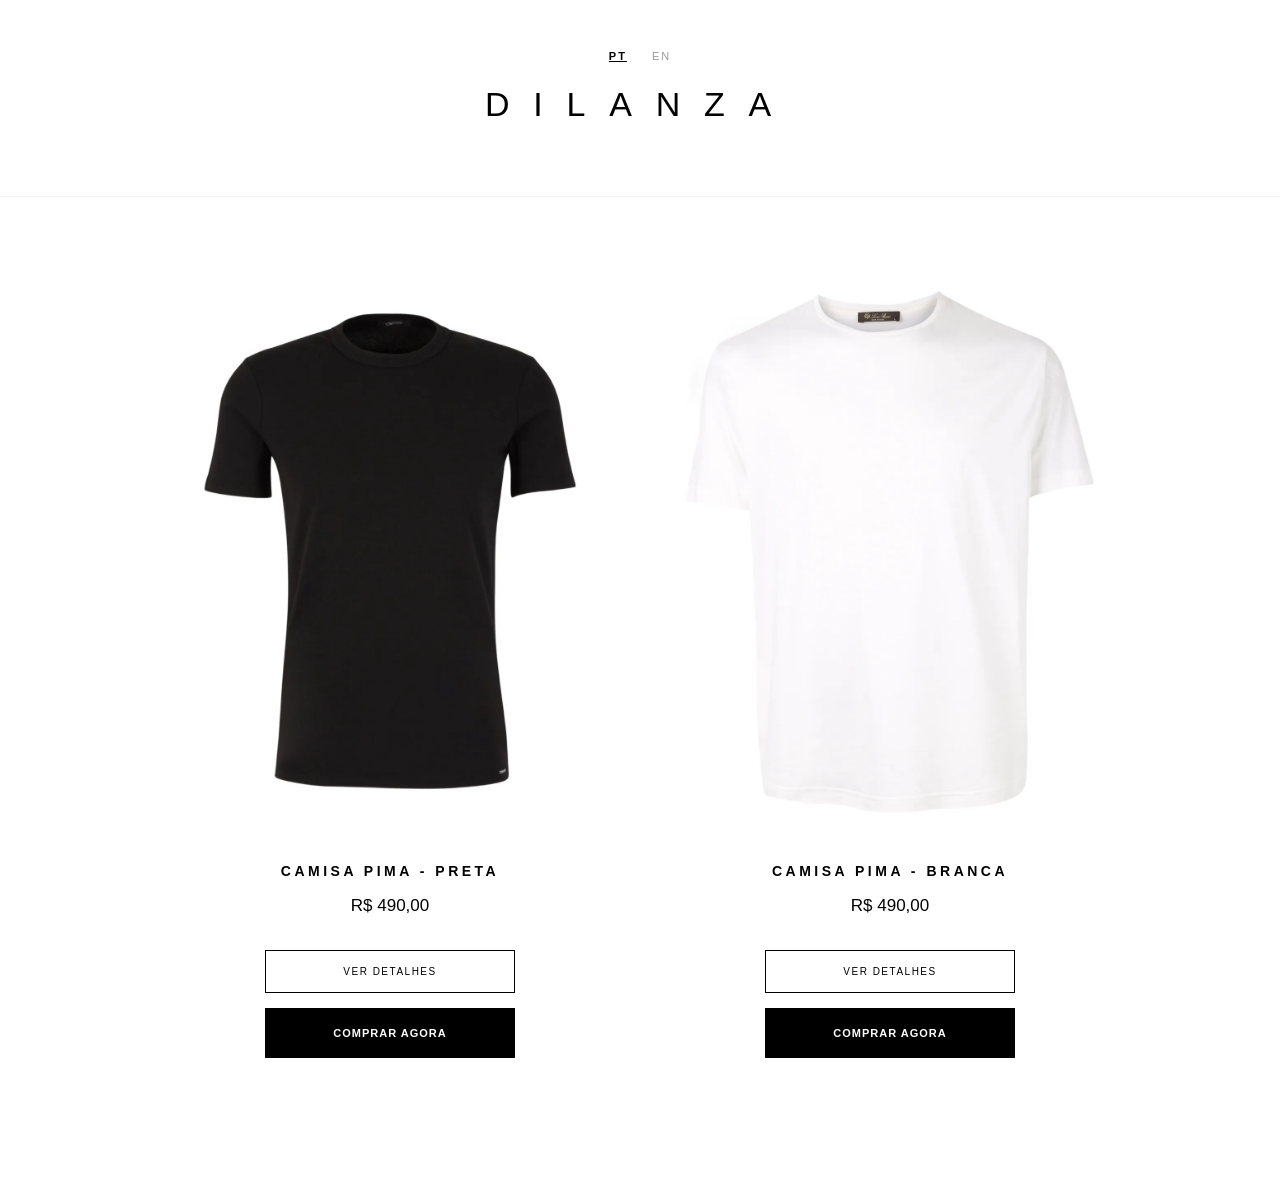
<file: index.html>
<!DOCTYPE html>
<html lang="pt">
<head>
    <meta charset="UTF-8">
    <meta name="viewport" content="width=device-width, initial-scale=1.0">
    <title>DILANZA | Luxury Concept</title>
    <link rel="stylesheet" href="style.css">
</head>
<body>
    <header>
        <div class="lang-selector">
            <button id="btnPT" class="lang-btn active" onclick="changeLang('PT')">PT</button>
            <button id="btnEN" class="lang-btn" onclick="changeLang('EN')">EN</button>
        </div>
        <h1 id="brandName" onclick="window.location.reload()" style="cursor:pointer">DILANZA</h1>
    </header>

    <main class="gallery-container">
        <div class="product-item">
            <div class="image-box">
                <img src="camisa-preta.webp" alt="Camisa Pima - Preta">
            </div>
            <div class="details-box">
                <h2 id="titleBlack" class="product-title">CAMISA PIMA - PRETA</h2>
                <p id="priceBlack" class="product-price">R$ 490,00</p>
                
                <div class="description-wrapper">
                    <p id="descBlack" class="product-description"></p>
                </div>
                
                <div class="actions">
                    <button id="btnDetailBlack" class="detail-btn" onclick="toggleDetails('black')">VER DETALHES</button>
                    <button id="btnBuyBlack" class="buy-btn" onclick="goToProduct('black')">COMPRAR AGORA</button>
                </div>
            </div>
        </div>

        <div class="product-item">
            <div class="image-box">
                <img src="camisa-branca.webp" alt="Camisa Pima - Branca">
            </div>
            <div class="details-box">
                <h2 id="titleWhite" class="product-title">CAMISA PIMA - BRANCA</h2>
                <p id="priceWhite" class="product-price">R$ 490,00</p>
                
                <div class="description-wrapper">
                    <p id="descWhite" class="product-description"></p>
                </div>
                
                <div class="actions">
                    <button id="btnDetailWhite" class="detail-btn" onclick="toggleDetails('white')">VER DETALHES</button>
                    <button id="btnBuyWhite" class="buy-btn" onclick="goToProduct('white')">COMPRAR AGORA</button>
                </div>
            </div>
        </div>
    </main>

    <script src="script.js"></script>
</body>
</html>
</file>
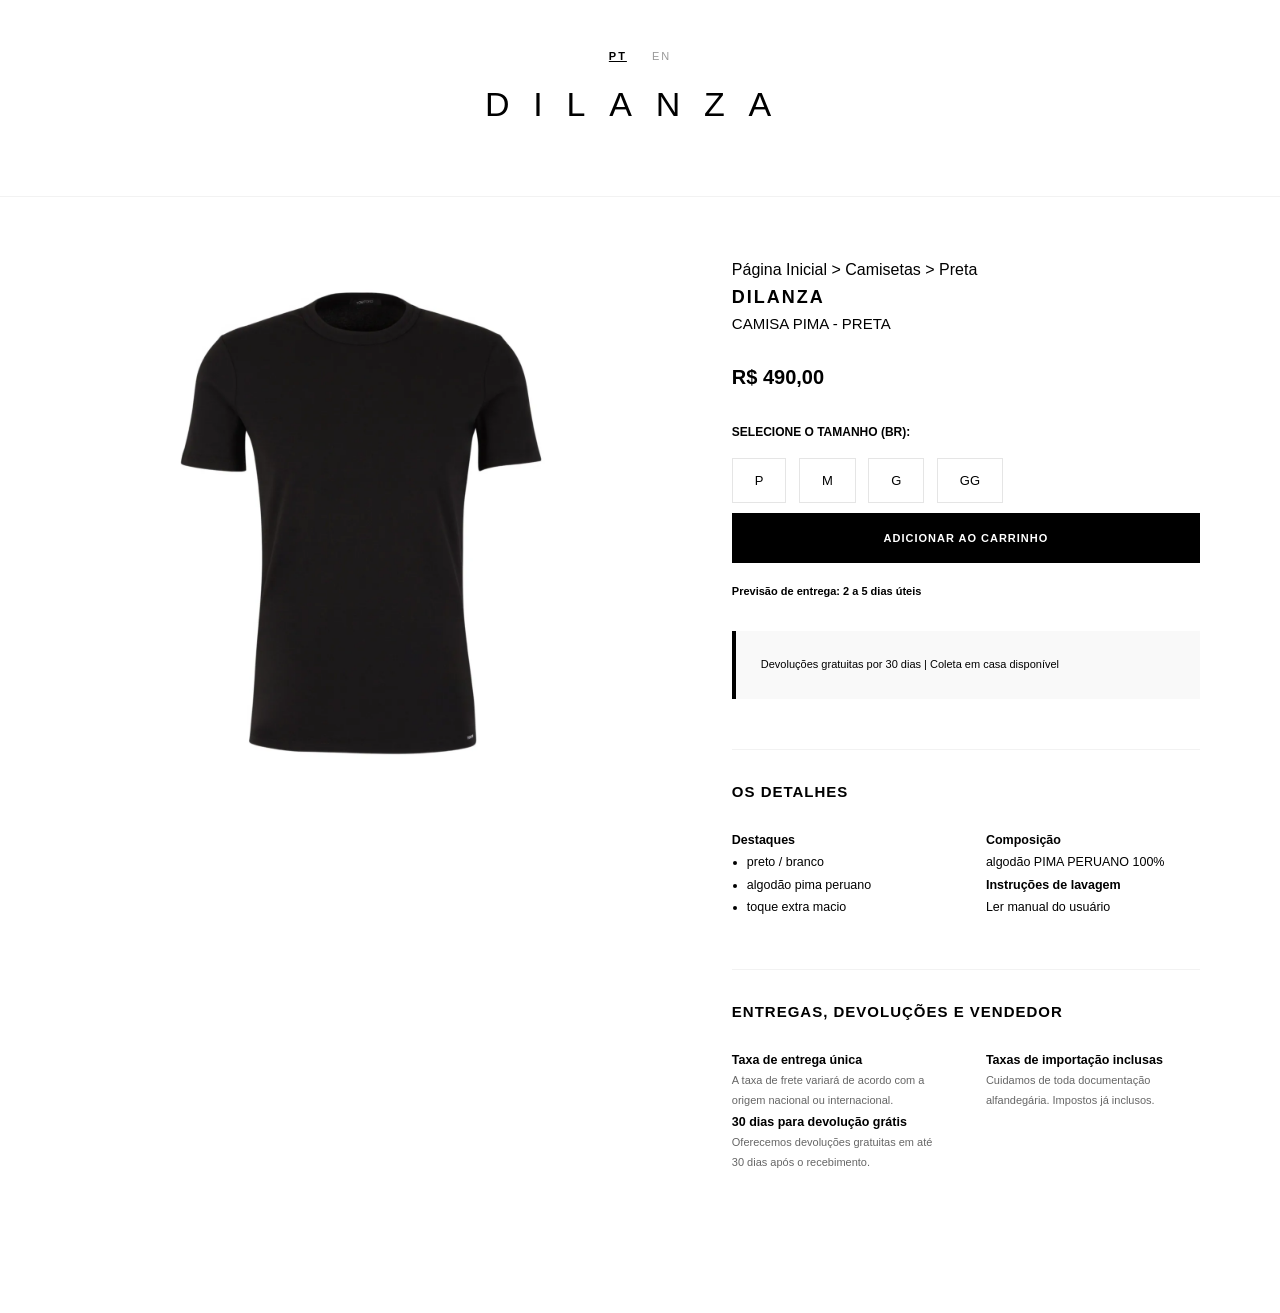
<file: product.html>
<!DOCTYPE html>
<html lang="pt">
<head>
    <meta charset="UTF-8">
    <meta name="viewport" content="width=device-width, initial-scale=1.0">
    <title>DILANZA | Detalhes do Produto</title>
    <link rel="stylesheet" href="style.css">
</head>
<body onload="loadProduct()">
    <header>
        <div class="lang-selector">
            <button id="btnPT" class="lang-btn" onclick="changeLang('PT')">PT</button>
            <button id="btnEN" class="lang-btn" onclick="changeLang('EN')">EN</button>
        </div>
        <h1 id="brandName" onclick="window.location.href='index.html'">DILANZA</h1>
    </header>

    <main class="product-page-container">
        <div class="product-image-side">
            <img id="mainImg" src="" alt="Produto DILANZA">
        </div>

        <div class="product-info-side">
            <nav class="breadcrumb">Página Inicial > Camisetas > <span id="breadName"></span></nav>
            <h2 style="font-size: 18px; letter-spacing: 2px; font-weight: bold;">DILANZA</h2>
            <h3 id="productTitle" style="font-size: 15px; font-weight: 300;"></h3>
            <p id="productPrice" style="font-size: 20px; font-weight: bold; margin: 25px 0;"></p>

            <div class="size-selector">
                <span id="selectLabel" style="font-weight: bold; font-size: 12px;"></span>
                <div class="size-options" style="margin-top: 15px;">
                    <button class="size-btn" onclick="selectSize(this)">P</button>
                    <button class="size-btn" onclick="selectSize(this)">M</button>
                    <button class="size-btn" onclick="selectSize(this)">G</button>
                    <button class="size-btn" onclick="selectSize(this)">GG</button>
                </div>
            </div>

            <button class="buy-btn" id="mainBuyBtn" style="width: 100%;"></button>
            <p id="delInfo" style="font-size: 11px; margin-top: 20px; font-weight: bold;"></p>
            
            <div class="return-box" id="returnBox"></div>

            <div class="details-section">
                <div class="section-title" id="secTitleDetails"></div>
                <div class="details-grid">
                    <div>
                        <strong id="labelHigh"></strong>
                        <ul style="padding-left: 15px;">
                            <li>preto / branco</li><li>algodão pima peruano</li><li>toque extra macio</li>
                        </ul>
                    </div>
                    <div>
                        <strong id="labelComp"></strong>
                        <p id="textComp"></p>
                        <strong id="labelWash" style="margin-top: 15px;"></strong>
                        <p id="textWash"></p>
                    </div>
                </div>
            </div>

            <div class="details-section" style="margin-bottom: 80px;">
                <div class="section-title" id="secTitleLog"></div>
                <div class="details-grid">
                    <div>
                        <strong id="logS1"></strong>
                        <p id="logD1" style="font-size: 11px; color: #666;"></p>
                        
                        <strong id="logS2" style="margin-top: 15px;"></strong>
                        <p id="logD2" style="font-size: 11px; color: #666;"></p>
                    </div>
                    <div>
                        <strong id="logS3"></strong>
                        <p id="logD3" style="font-size: 11px; color: #666;"></p>
                    </div>
                </div>
            </div>
        </div>
    </main>
    <script src="script.js"></script>
</body>
</html>
</file>
<file: style.css>
/* ==========================================================================
   DILANZA - LUXURY SYSTEM v4.5
   Foco: Botões de Borda Fina e Layout Farfetch
   ========================================================================== */

:root {
    --primary-color: #000000;
    --secondary-color: #999999;
    --light-grey: #f2f2f2;
    --border-color: #e5e5e5;
    --bg-white: #ffffff;
}

* {
    box-sizing: border-box;
    margin: 0;
    padding: 0;
    -webkit-font-smoothing: antialiased;
}

body {
    font-family: "Helvetica Neue", Helvetica, Arial, sans-serif;
    background-color: var(--bg-white);
    color: var(--primary-color);
    line-height: 1.6;
}

/* --- HEADER --- */
header {
    width: 100%;
    padding: 50px 0;
    text-align: center;
    border-bottom: 1px solid var(--light-grey);
}

#brandName {
    letter-spacing: 0.7em;
    font-weight: 300;
    font-size: 34px;
    margin: 15px 0;
    text-transform: uppercase;
    cursor: pointer;
    transition: opacity 0.3s;
}

.lang-selector {
    display: flex;
    justify-content: center;
    gap: 25px;
    margin-bottom: 15px;
}

.lang-btn {
    background: none;
    border: none;
    font-size: 11px;
    cursor: pointer;
    color: var(--secondary-color);
    text-transform: uppercase;
    letter-spacing: 2px;
}

.lang-btn.active {
    color: var(--primary-color);
    font-weight: bold;
    text-decoration: underline;
}

/* --- VITRINE (INDEX) --- */
.gallery-container {
    display: flex;
    justify-content: center;
    padding: 80px 5%;
    gap: 80px;
    max-width: 1300px;
    margin: 0 auto;
    flex-wrap: wrap;
}

.product-item {
    flex: 1;
    max-width: 420px;
    text-align: center;
    margin-bottom: 60px;
}

.image-box img {
    width: 100%;
    height: auto;
    max-height: 550px;
    object-fit: contain;
    cursor: pointer;
}

.product-title {
    font-size: 14px;
    letter-spacing: 0.25em;
    margin: 25px 0 10px 0;
    text-transform: uppercase;
}

.product-price {
    font-size: 17px;
    margin-bottom: 30px;
    font-weight: 300;
}

.product-desc-preview {
    font-size: 11px;
    color: #666;
    margin: 15px auto;
    max-width: 280px;
    opacity: 0;
    height: 0;
    overflow: hidden;
    transition: all 0.4s ease;
}

/* --- BOTÕES E AÇÕES --- */
.actions {
    display: flex;
    flex-direction: column;
    gap: 15px;
    align-items: center;
}

.detail-btn {
    background: #ffffff;
    color: #000000;
    border: 1px solid #000000;
    padding: 15px 25px;
    width: 250px;
    font-size: 10px;
    letter-spacing: 0.15em;
    cursor: pointer;
    text-transform: uppercase;
    transition: all 0.3s;
}

.detail-btn:hover {
    background: #000000;
    color: #ffffff;
}

.buy-btn {
    background: #000000;
    color: #ffffff;
    border: 1px solid #000000;
    padding: 18px 25px;
    width: 250px;
    font-size: 11px;
    font-weight: bold;
    cursor: pointer;
    text-transform: uppercase;
    letter-spacing: 1px;
}

/* --- PÁGINA DE PRODUTO --- */
.product-page-container {
    display: flex;
    max-width: 1200px;
    margin: 60px auto;
    gap: 90px;
    padding: 0 40px;
    align-items: flex-start;
}

.product-image-side {
    flex: 1.2;
    text-align: center;
}

.product-image-side img {
    width: 100%;
    max-width: 400px; /* Tamanho reduzido como solicitado */
    height: auto;
}

.product-info-side {
    flex: 1;
}

.size-btn {
    border: 1px solid var(--border-color);
    background: #fff;
    padding: 14px 22px;
    margin: 0 8px 10px 0;
    cursor: pointer;
    font-size: 13px;
}

.size-btn.selected {
    border-color: #000;
    background: #000;
    color: #fff;
}

.return-box {
    background-color: #f9f9f9;
    padding: 25px;
    font-size: 11px;
    margin: 30px 0;
    border-left: 4px solid #000;
    line-height: 1.6;
}

.details-section {
    margin-top: 50px;
    border-top: 1px solid var(--light-grey);
    padding-top: 30px;
}

.section-title {
    font-size: 15px;
    font-weight: bold;
    margin-bottom: 25px;
    text-transform: uppercase;
    letter-spacing: 1px;
}

.details-grid {
    display: grid;
    grid-template-columns: 1fr 1fr;
    gap: 40px;
    font-size: 12.5px;
    line-height: 1.8;
}
</file>
